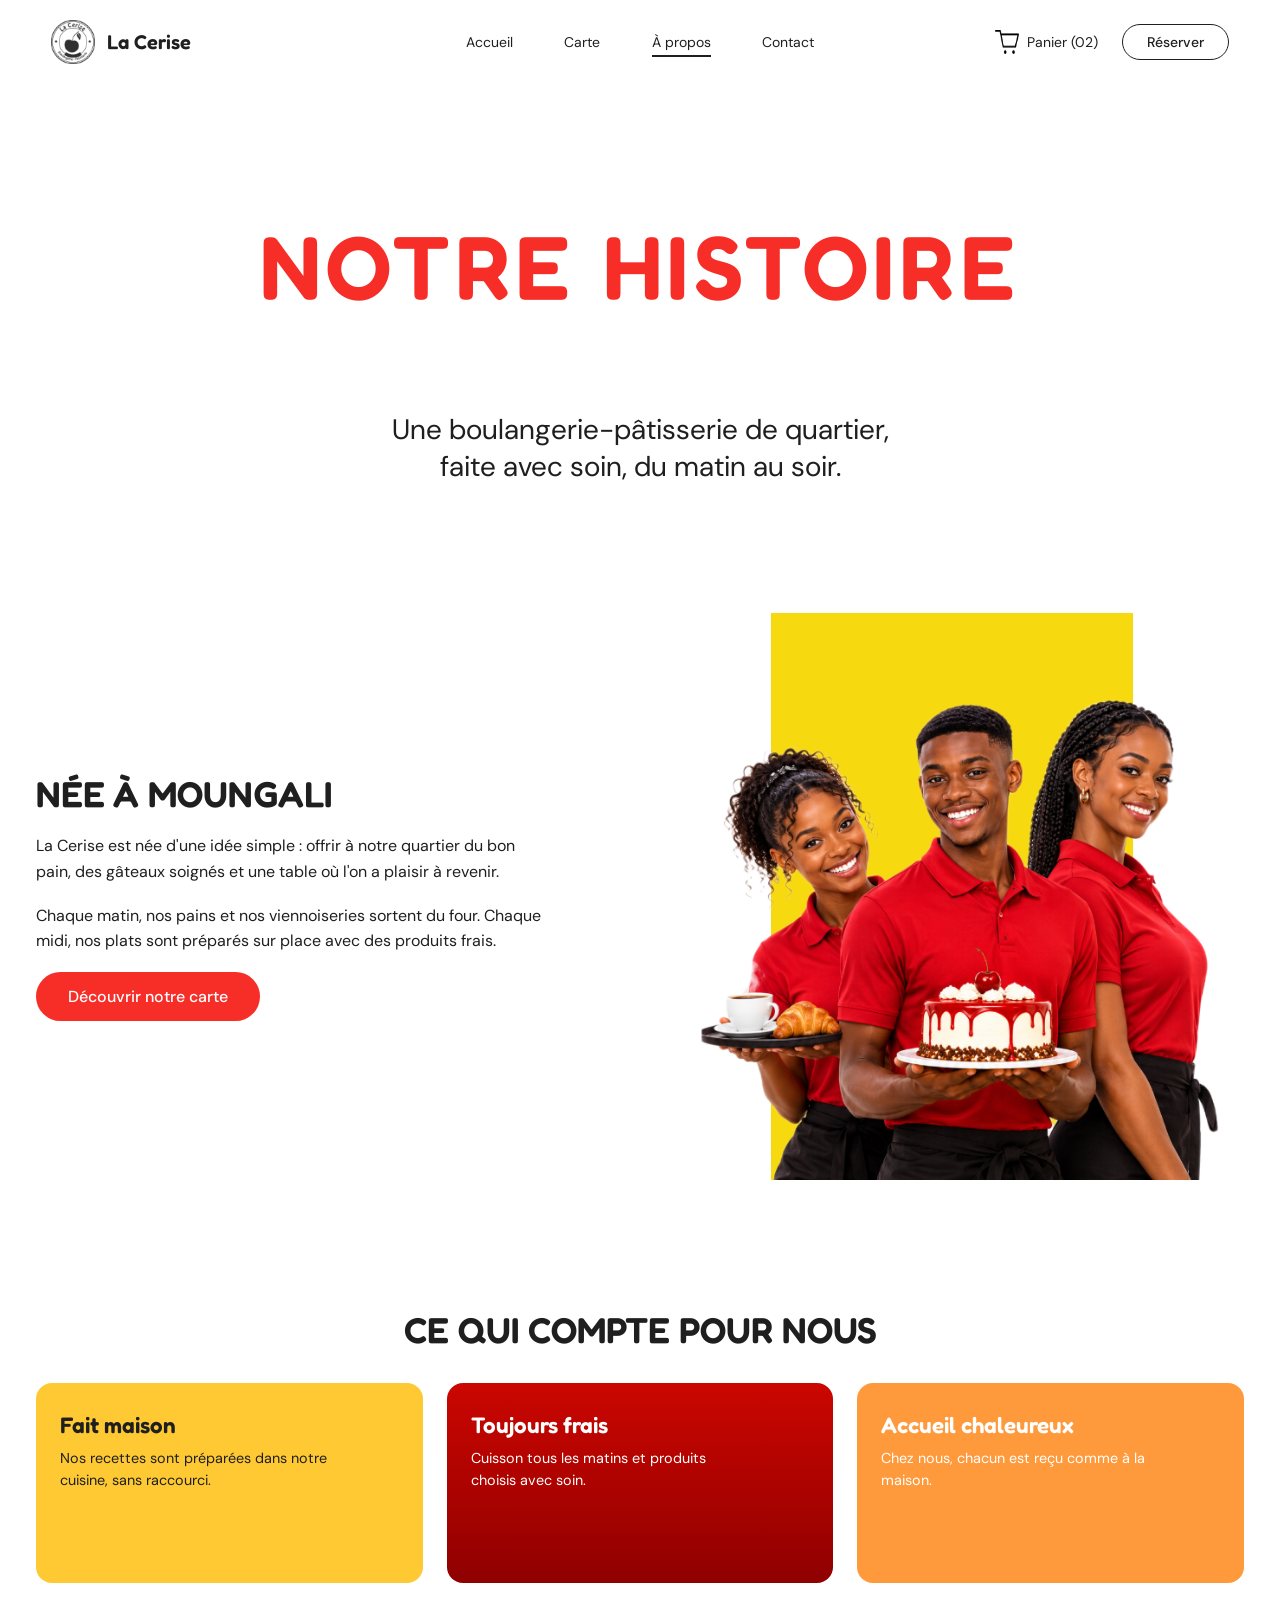
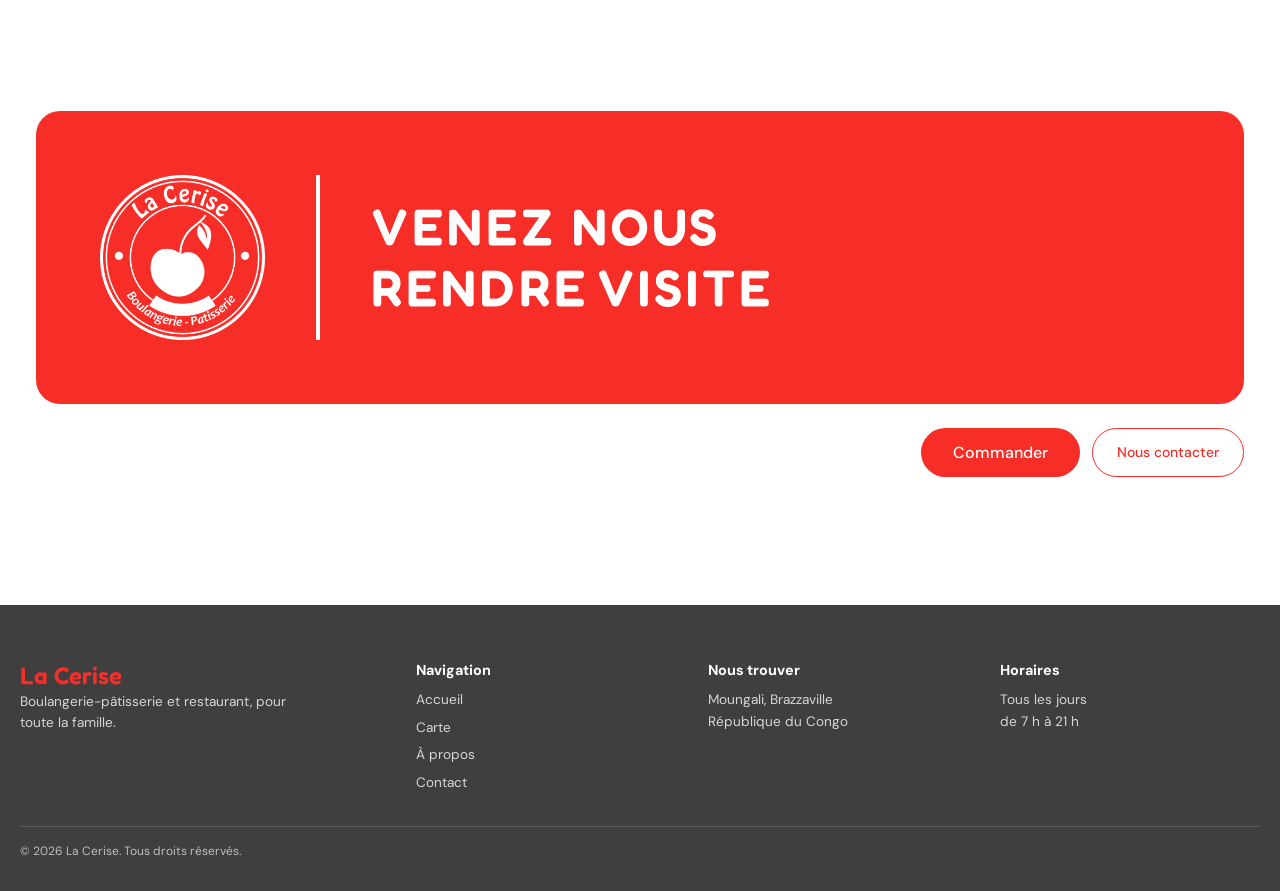
<file: src/pages/apropos.html>
<!DOCTYPE html>
<html lang="fr">
<head>
	<meta charset="UTF-8">
	<meta name="viewport" content="width=device-width, initial-scale=1.0">
	<title>À propos - La Cerise</title>
	<meta name="description" content="L'histoire de La Cerise, boulangerie-pâtisserie de quartier à Moungali, Brazzaville, faite avec soin du matin au soir.">
	<link rel="icon" type="image/png" href="../../favicon.png">
	<link rel="apple-touch-icon" href="../../favicon.png">
	<meta property="og:type" content="website">
	<meta property="og:site_name" content="La Cerise">
	<meta property="og:locale" content="fr_FR">
	<meta property="og:title" content="À propos - La Cerise">
	<meta property="og:description" content="L'histoire de La Cerise, boulangerie-pâtisserie de quartier à Moungali, Brazzaville, faite avec soin du matin au soir.">
	<meta property="og:image" content="../../assets/img.png">
	<meta property="og:url" content="./apropos.html">
	<meta name="twitter:card" content="summary_large_image">
	<meta name="twitter:title" content="À propos - La Cerise">
	<meta name="twitter:description" content="L'histoire de La Cerise, boulangerie-pâtisserie de quartier à Moungali, Brazzaville, faite avec soin du matin au soir.">
	<meta name="twitter:image" content="../../assets/img.png">
	<link rel="stylesheet" href="./styles/apropos.css">
</head>
<body>
    <header class="__header">
		<a class="__brand" href="../../index.html">
			<img class="__brand-logo" src="../../assets/logo.png" alt="Logo La Cerise, emblème">
			<span class="__brand-name">La Cerise</span>
		</a>
		<input type="checkbox" id="nav-toggle" class="__nav-toggle" aria-label="Ouvrir le menu">
		<label for="nav-toggle" class="__nav-toggle-label" aria-label="Ouvrir le menu">
			<span class="__nav-toggle-barre" aria-hidden="true"></span>
			<span class="__nav-toggle-barre" aria-hidden="true"></span>
			<span class="__nav-toggle-barre" aria-hidden="true"></span>
		</label>
		<nav class="__nav" aria-label="Navigation principale">
			<ul>
				<li><a href="../../index.html">Accueil</a></li>
				<li><a href="carte.html">Carte</a></li>
				<li><a href="./apropos.html" aria-current="page">À propos</a></li>
				<li><a href="./contact.html">Contact</a></li>
			</ul>
		</nav>
		<div class="__end_header">
			<a class="__panier" href="#" aria-label="Voir le panier">
				<img src="../../assets/panier.png" alt=""><span>Panier (02)</span>
			</a>
			<button type="button" class="btn-secondary" id="btn-reserved">Réserver</button>
		</div>
	</header>
	<main>
		<section class="__page-hero">
			<h1 class="__main-title __page-titre">Notre histoire</h1>
			<p class="__main-cta-text">Une boulangerie-pâtisserie de quartier,<br>faite avec soin, du matin au soir.</p>
		</section>

		<section class="__histoire">
			<div class="__histoire-texte">
				<h2>Née à Moungali</h2>
				<p>La Cerise est née d'une idée simple : offrir à notre quartier du bon pain, des gâteaux soignés et une table où l'on a plaisir à revenir.</p>
				<p>Chaque matin, nos pains et nos viennoiseries sortent du four. Chaque midi, nos plats sont préparés sur place avec des produits frais.</p>
				<a class="btn-primary" href="./carte.html">Découvrir notre carte</a>
			</div>
			<div class="__histoire-visuel">
				<img src="../../assets/equipe.png" alt="L'équipe de La Cerise portant un gâteau et un plateau">
			</div>
		</section>

		<section class="__valeurs" aria-labelledby="titre-valeurs">
			<h2 class="__section-title" id="titre-valeurs">Ce qui compte pour nous</h2>
			<div class="__valeurs-grille">
				<article class="__valeur __jaune"><h3>Fait maison</h3><p>Nos recettes sont préparées dans notre cuisine, sans raccourci.</p></article>
				<article class="__valeur __rouge"><h3>Toujours frais</h3><p>Cuisson tous les matins et produits choisis avec soin.</p></article>
				<article class="__valeur __orange"><h3>Accueil chaleureux</h3><p>Chez nous, chacun est reçu comme à la maison.</p></article>
			</div>
		</section>

		<section class="__marque" aria-label="Réserver ou commander">
			<div class="__marque-bloc">
				<img src="../../assets/logo_white.png" alt="Emblème La Cerise, boulangerie-pâtisserie">
				<p>Venez nous<br>rendre visite</p>
			</div>
			<div class="__marque-actions">
				<a class="btn-primary" href="./carte.html">Commander</a>
				<a class="btn-secondary __rouge-bord" href="./contact.html">Nous contacter</a>
			</div>
		</section>
	</main>

	<footer class="__pied">
		<div class="__pied-contenu">
			<div class="__pied-col"><strong>La Cerise</strong><p>Boulangerie-pâtisserie et restaurant, pour toute la famille.</p></div>
			<div class="__pied-col"><h3>Navigation</h3><ul><li><a href="../../index.html">Accueil</a></li><li><a href="./carte.html">Carte</a></li><li><a href="./apropos.html">À propos</a></li><li><a href="./contact.html">Contact</a></li></ul></div>
			<div class="__pied-col"><h3>Nous trouver</h3><p>Moungali, Brazzaville<br>République du Congo</p></div>
			<div class="__pied-col"><h3>Horaires</h3><p>Tous les jours<br>de 7 h à 21 h</p></div>
		</div>
		<p class="__pied-droits">© 2026 La Cerise. Tous droits réservés.</p>
	</footer>
</body>
</html>
</file>
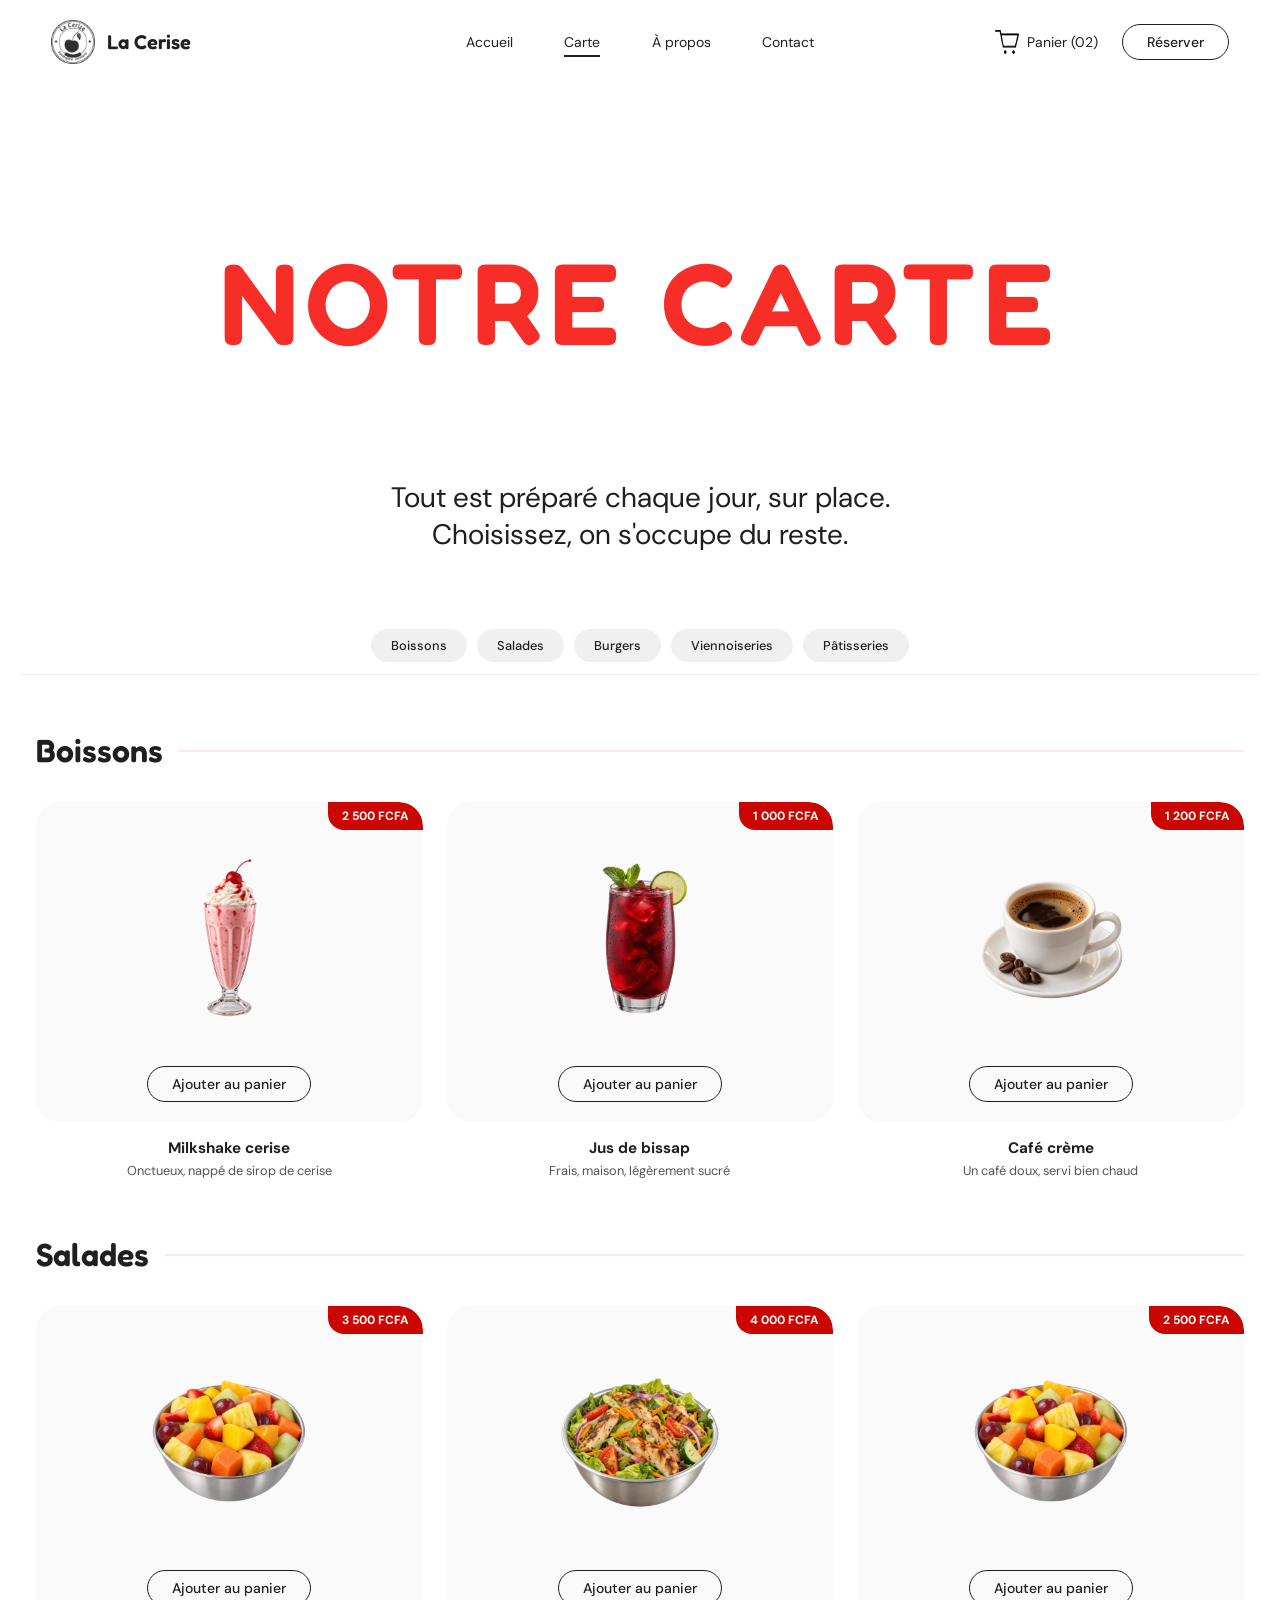
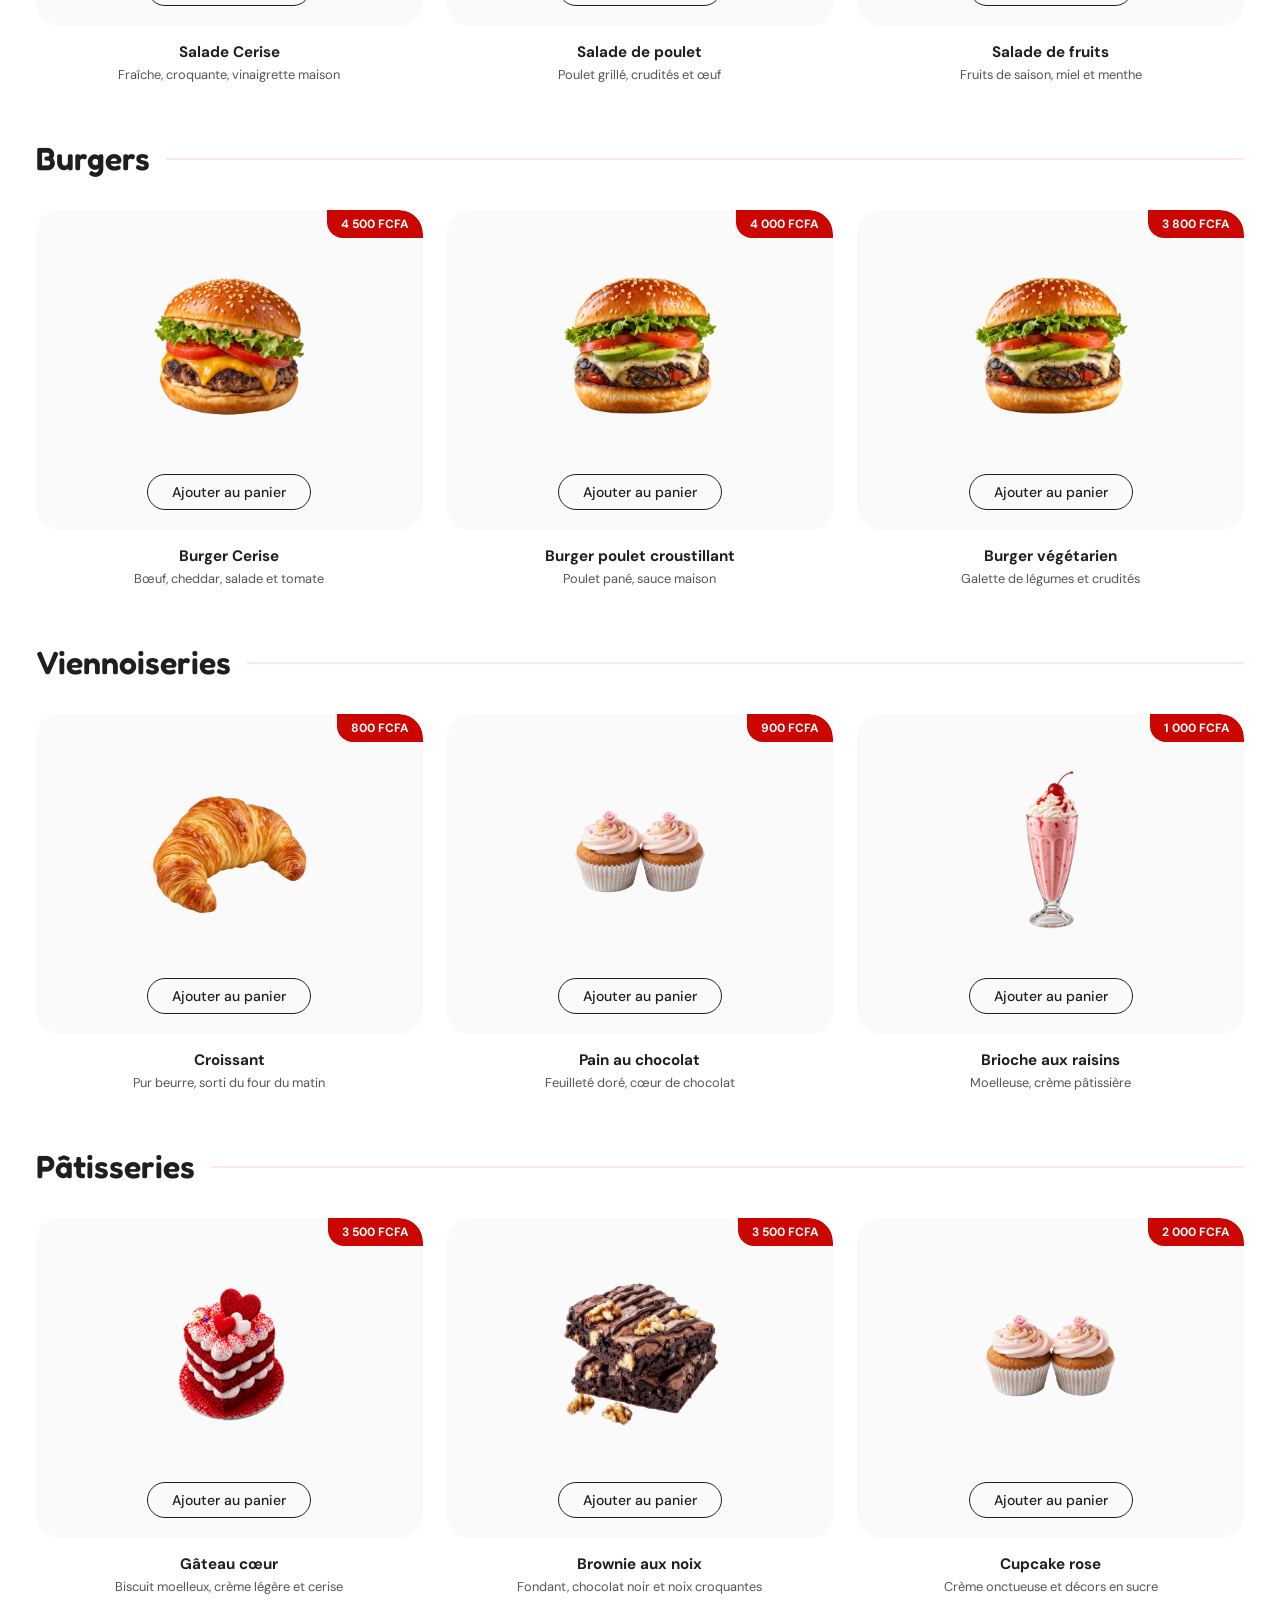
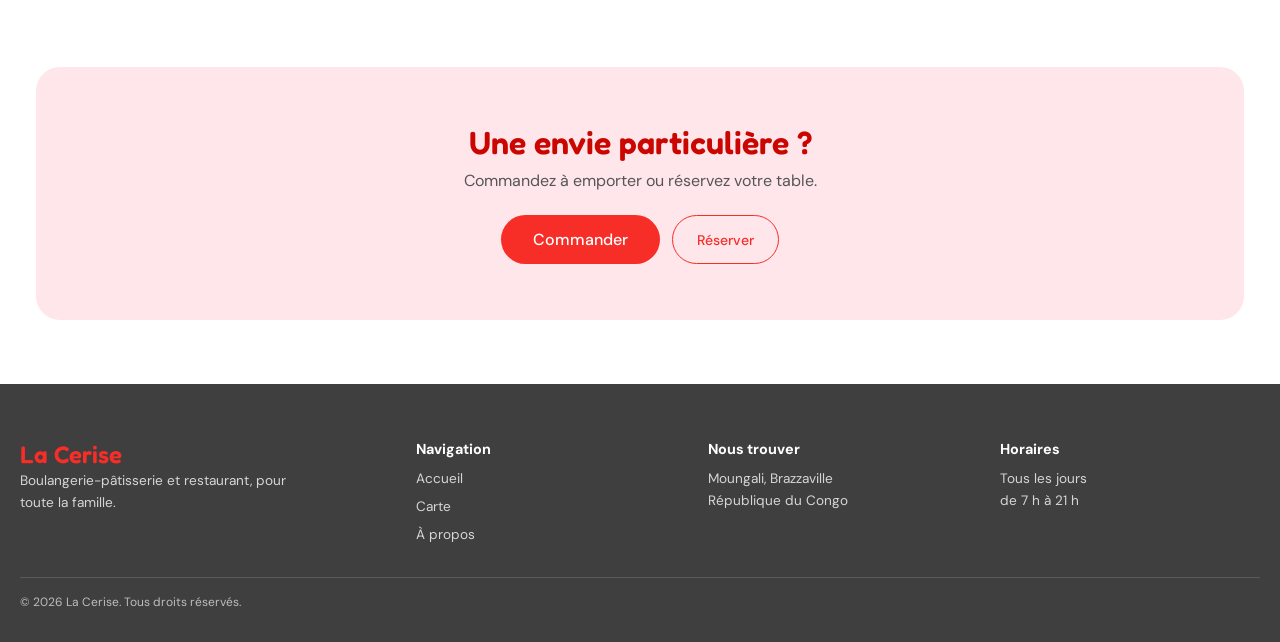
<file: src/pages/carte.html>
<!DOCTYPE html>
<html lang="fr">
<head>
	<meta charset="UTF-8">
	<meta name="viewport" content="width=device-width, initial-scale=1.0">
	<title>Carte - La Cerise</title>
	<meta name="description" content="Découvrez la carte de La Cerise : boissons, salades, burgers, viennoiseries et pâtisseries préparés chaque jour.">
	<link rel="icon" type="image/png" href="../../favicon.png">
	<link rel="apple-touch-icon" href="../../favicon.png">
	<meta property="og:type" content="website">
	<meta property="og:site_name" content="La Cerise">
	<meta property="og:locale" content="fr_FR">
	<meta property="og:title" content="Carte - La Cerise">
	<meta property="og:description" content="Découvrez la carte de La Cerise : boissons, salades, burgers, viennoiseries et pâtisseries préparés chaque jour.">
	<meta property="og:image" content="../../assets/img.png">
	<meta property="og:url" content="./carte.html">
	<meta name="twitter:card" content="summary_large_image">
	<meta name="twitter:title" content="Carte - La Cerise">
	<meta name="twitter:description" content="Découvrez la carte de La Cerise : boissons, salades, burgers, viennoiseries et pâtisseries préparés chaque jour.">
	<meta name="twitter:image" content="../../assets/img.png">
	<link rel="stylesheet" href="./styles/carte.css">
	<link rel="stylesheet" href="../themes/global.css">
</head>
<body>
	<header class="__header">
		<a class="__brand" href="../../index.html">
			<img class="__brand-logo" src="../../assets/logo.png" alt="Logo La Cerise, emblème">
			<span class="__brand-name">La Cerise</span>
		</a>
		<input type="checkbox" id="nav-toggle" class="__nav-toggle" aria-label="Ouvrir le menu">
		<label for="nav-toggle" class="__nav-toggle-label" aria-label="Ouvrir le menu">
			<span class="__nav-toggle-barre" aria-hidden="true"></span>
			<span class="__nav-toggle-barre" aria-hidden="true"></span>
			<span class="__nav-toggle-barre" aria-hidden="true"></span>
		</label>
		<nav class="__nav" aria-label="Navigation principale">
			<ul>
				<li><a href="../../index.html">Accueil</a></li>
				<li><a href="carte.html" aria-current="page">Carte</a></li>
				<li><a href="./apropos.html">À propos</a></li>
				<li><a href="./contact.html">Contact</a></li>
			</ul>
		</nav>
		<div class="__end_header">
			<a class="__panier" href="#" aria-label="Voir le panier">
				<img src="../../assets/panier.png" alt=""><span>Panier (02)</span>
			</a>
			<button type="button" class="btn-secondary" id="btn-reserved">Réserver</button>
		</div>
	</header>

	<main>
		<section class="__carte-hero">
			<h1 class="__main-title __carte-titre">Notre carte</h1>
			<p class="__main-cta-text">Tout est préparé chaque jour, sur place.<br>Choisissez, on s'occupe du reste.</p>
		</section>

		<nav class="__carte-nav" aria-label="Catégories de la carte">
			<ul><li><a href="#boissons">Boissons</a></li><li><a href="#salades">Salades</a></li><li><a href="#burgers">Burgers</a></li><li><a href="#viennoiseries">Viennoiseries</a></li><li><a href="#patisseries">Pâtisseries</a></li></ul>
		</nav>

		<section class="__categorie" id="boissons" aria-labelledby="titre-boissons">
			<h2 class="__categorie-titre" id="titre-boissons">Boissons</h2>
			<div class="__grille-plats">
				<article class="__plat">
					<div class="__plat-visuel">
						<span class="__prix">2 500 FCFA</span>
						<img src="../../assets/milkshake.png" alt="Milkshake cerise" loading="lazy">
						<button type="button" class="btn-secondary">Ajouter au panier</button>
					</div>
					<h3>Milkshake cerise</h3>
					<p>Onctueux, nappé de sirop de cerise</p>
				</article>
				<article class="__plat">
					<div class="__plat-visuel">
						<span class="__prix">1 000 FCFA</span>
						<img src="../../assets/bissap.png" alt="Jus de bissap" loading="lazy">
						<button type="button" class="btn-secondary">Ajouter au panier</button>
					</div>
					<h3>Jus de bissap</h3>
					<p>Frais, maison, légèrement sucré</p>
				</article>
				<article class="__plat">
					<div class="__plat-visuel">
						<span class="__prix">1 200 FCFA</span>
						<img src="../../assets/cafe.png" alt="Café crème" loading="lazy">
						<button type="button" class="btn-secondary">Ajouter au panier</button>
					</div>
					<h3>Café crème</h3>
					<p>Un café doux, servi bien chaud</p>
				</article>
			</div>
		</section>

		<section class="__categorie" id="salades" aria-labelledby="titre-salades">
			<h2 class="__categorie-titre" id="titre-salades">Salades</h2>
			<div class="__grille-plats">
				<article class="__plat">
					<div class="__plat-visuel">
						<span class="__prix">3 500 FCFA</span>
						<img src="../../assets/salade-fruits.png" alt="Salade Cerise" loading="lazy">
						<button type="button" class="btn-secondary">Ajouter au panier</button>
					</div>
					<h3>Salade Cerise</h3>
					<p>Fraîche, croquante, vinaigrette maison</p>
				</article>
				<article class="__plat">
					<div class="__plat-visuel">
						<span class="__prix">4 000 FCFA</span>
						<img src="../../assets/salade-poulet.png" alt="Salade de poulet" loading="lazy">
						<button type="button" class="btn-secondary">Ajouter au panier</button>
					</div>
					<h3>Salade de poulet</h3>
					<p>Poulet grillé, crudités et œuf</p>
				</article>
				<article class="__plat">
					<div class="__plat-visuel">
						<span class="__prix">2 500 FCFA</span>
						<img src="../../assets/salade-fruits.png" alt="Salade de fruits" loading="lazy">
						<button type="button" class="btn-secondary">Ajouter au panier</button>
					</div>
					<h3>Salade de fruits</h3>
					<p>Fruits de saison, miel et menthe</p>
				</article>
			</div>
		</section>

		<section class="__categorie" id="burgers" aria-labelledby="titre-burgers">
			<h2 class="__categorie-titre" id="titre-burgers">Burgers</h2>
			<div class="__grille-plats">
				<article class="__plat">
					<div class="__plat-visuel">
						<span class="__prix">4 500 FCFA</span>
						<img src="../../assets/burger.png" alt="Burger Cerise" loading="lazy">
						<button type="button" class="btn-secondary">Ajouter au panier</button>
					</div>
					<h3>Burger Cerise</h3>
					<p>Bœuf, cheddar, salade et tomate</p>
				</article>
				<article class="__plat">
					<div class="__plat-visuel">
						<span class="__prix">4 000 FCFA</span>
						<img src="../../assets/burger-vegetarien.png" alt="Burger poulet croustillant" loading="lazy">
						<button type="button" class="btn-secondary">Ajouter au panier</button>
					</div>
					<h3>Burger poulet croustillant</h3>
					<p>Poulet pané, sauce maison</p>
				</article>
				<article class="__plat">
					<div class="__plat-visuel">
						<span class="__prix">3 800 FCFA</span>
						<img src="../../assets/burger-vegetarien.png" alt="Burger végétarien" loading="lazy">
						<button type="button" class="btn-secondary">Ajouter au panier</button>
					</div>
					<h3>Burger végétarien</h3>
					<p>Galette de légumes et crudités</p>
				</article>
			</div>
		</section>

		<section class="__categorie" id="viennoiseries" aria-labelledby="titre-viennoiseries">
			<h2 class="__categorie-titre" id="titre-viennoiseries">Viennoiseries</h2>
			<div class="__grille-plats">
				<article class="__plat">
					<div class="__plat-visuel">
						<span class="__prix">800 FCFA</span>
						<img src="../../assets/croissant.png" alt="Croissant" loading="lazy">
						<button type="button" class="btn-secondary">Ajouter au panier</button>
					</div>
					<h3>Croissant</h3>
					<p>Pur beurre, sorti du four du matin</p>
				</article>
				<article class="__plat">
					<div class="__plat-visuel">
						<span class="__prix">900 FCFA</span>
						<img src="../../assets/cupcake.png" alt="Pain au chocolat" loading="lazy">
						<button type="button" class="btn-secondary">Ajouter au panier</button>
					</div>
					<h3>Pain au chocolat</h3>
					<p>Feuilleté doré, cœur de chocolat</p>
				</article>
				<article class="__plat">
					<div class="__plat-visuel">
						<span class="__prix">1 000 FCFA</span>
						<img src="../../assets/milkshake.png" alt="Brioche aux raisins" loading="lazy">
						<button type="button" class="btn-secondary">Ajouter au panier</button>
					</div>
					<h3>Brioche aux raisins</h3>
					<p>Moelleuse, crème pâtissière</p>
				</article>
			</div>
		</section>

		<section class="__categorie" id="patisseries" aria-labelledby="titre-patisseries">
			<h2 class="__categorie-titre" id="titre-patisseries">Pâtisseries</h2>
			<div class="__grille-plats">
				<article class="__plat">
					<div class="__plat-visuel">
						<span class="__prix">3 500 FCFA</span>
						<img src="../../assets/gateau-coeur.png" alt="Gâteau cœur" loading="lazy">
						<button type="button" class="btn-secondary">Ajouter au panier</button>
					</div>
					<h3>Gâteau cœur</h3>
					<p>Biscuit moelleux, crème légère et cerise</p>
				</article>
				<article class="__plat">
					<div class="__plat-visuel">
						<span class="__prix">3 500 FCFA</span>
						<img src="../../assets/brownie.png" alt="Brownie aux noix" loading="lazy">
						<button type="button" class="btn-secondary">Ajouter au panier</button>
					</div>
					<h3>Brownie aux noix</h3>
					<p>Fondant, chocolat noir et noix croquantes</p>
				</article>
				<article class="__plat">
					<div class="__plat-visuel">
						<span class="__prix">2 000 FCFA</span>
						<img src="../../assets/cupcake.png" alt="Cupcake rose" loading="lazy">
						<button type="button" class="btn-secondary">Ajouter au panier</button>
					</div>
					<h3>Cupcake rose</h3>
					<p>Crème onctueuse et décors en sucre</p>
				</article>
			</div>
		</section>

		<section class="__carte-fin">
			<h2>Une envie particulière ?</h2>
			<p>Commandez à emporter ou réservez votre table.</p>
			<div class="__marque-actions">
				<a class="btn-primary" href="#">Commander</a>
				<a class="btn-secondary __rouge-bord" href="#">Réserver</a>
			</div>
		</section>
	</main>

	<footer class="__pied" id="contact">
		<div class="__pied-contenu">
			<div class="__pied-col"><strong>La Cerise</strong><p>Boulangerie-pâtisserie et restaurant, pour toute la famille.</p></div>
			<div class="__pied-col"><h3>Navigation</h3><ul><li><a href="../../index.html">Accueil</a></li><li><a href="./carte.html">Carte</a></li><li><a href="../../index.html#apropos">À propos</a></li></ul></div>
			<div class="__pied-col"><h3>Nous trouver</h3><p>Moungali, Brazzaville<br>République du Congo</p></div>
			<div class="__pied-col"><h3>Horaires</h3><p>Tous les jours<br>de 7 h à 21 h</p></div>
		</div>
		<p class="__pied-droits">© 2026 La Cerise. Tous droits réservés.</p>
	</footer>
</body>
</html>
</file>
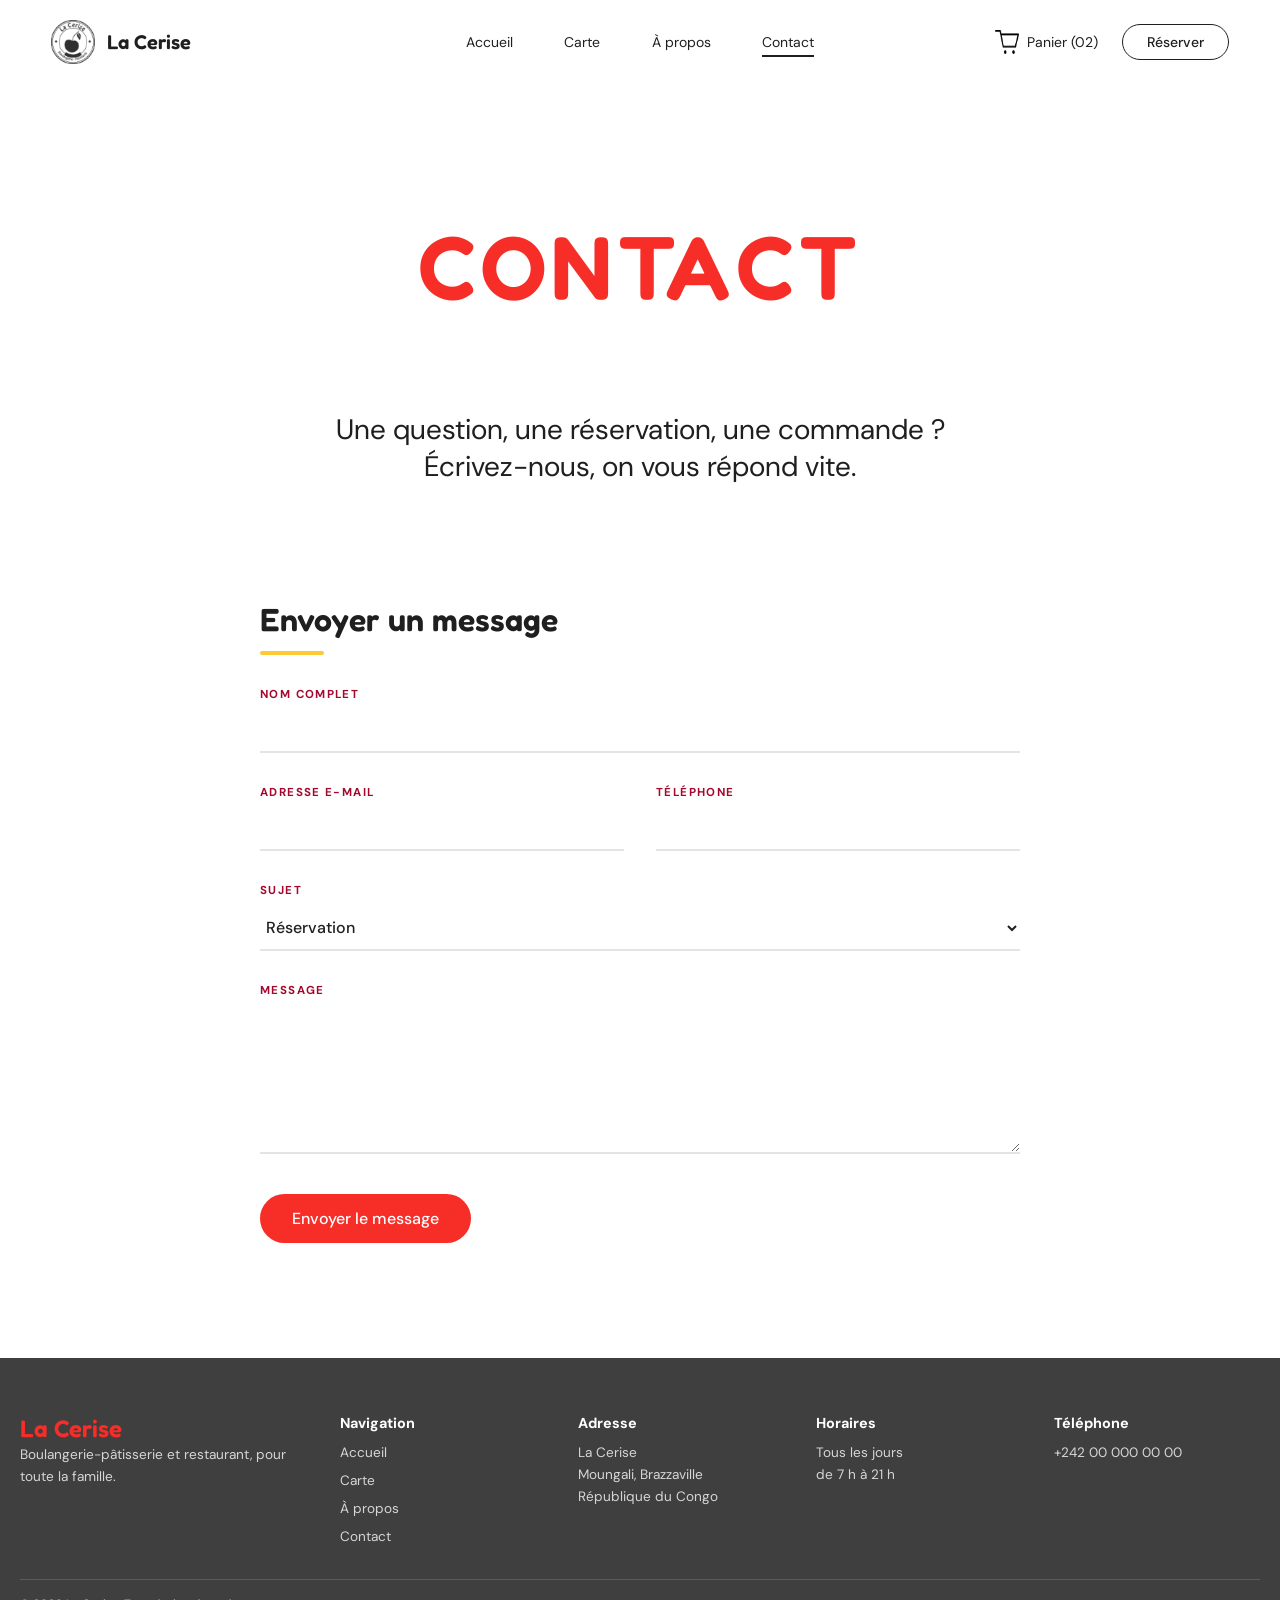
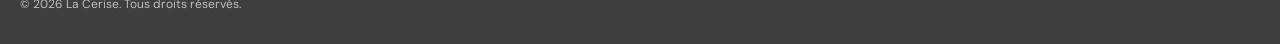
<file: src/pages/contact.html>
<!DOCTYPE html>
<html lang="fr">
<head>
	<meta charset="UTF-8">
	<meta name="viewport" content="width=device-width, initial-scale=1.0">
	<title>Contact - La Cerise</title>
	<meta name="description" content="Une question, une réservation ou une commande ? Contactez La Cerise à Moungali, Brazzaville.">
	<link rel="icon" type="image/png" href="../../favicon.png">
	<link rel="apple-touch-icon" href="../../favicon.png">
	<meta property="og:type" content="website">
	<meta property="og:site_name" content="La Cerise">
	<meta property="og:locale" content="fr_FR">
	<meta property="og:title" content="Contact - La Cerise">
	<meta property="og:description" content="Une question, une réservation ou une commande ? Contactez La Cerise à Moungali, Brazzaville.">
	<meta property="og:image" content="../../assets/img.png">
	<meta property="og:url" content="./contact.html">
	<meta name="twitter:card" content="summary_large_image">
	<meta name="twitter:title" content="Contact - La Cerise">
	<meta name="twitter:description" content="Une question, une réservation ou une commande ? Contactez La Cerise à Moungali, Brazzaville.">
	<meta name="twitter:image" content="../../assets/img.png">
	<link rel="stylesheet" href="./styles/contact.css">
</head>
<body>
    <header class="__header">
		<a class="__brand" href="../../index.html">
			<img class="__brand-logo" src="../../assets/logo.png" alt="Logo La Cerise, emblème">
			<span class="__brand-name">La Cerise</span>
		</a>
		<input type="checkbox" id="nav-toggle" class="__nav-toggle" aria-label="Ouvrir le menu">
		<label for="nav-toggle" class="__nav-toggle-label" aria-label="Ouvrir le menu">
			<span class="__nav-toggle-barre" aria-hidden="true"></span>
			<span class="__nav-toggle-barre" aria-hidden="true"></span>
			<span class="__nav-toggle-barre" aria-hidden="true"></span>
		</label>
		<nav class="__nav" aria-label="Navigation principale">
			<ul>
				<li><a href="../../index.html">Accueil</a></li>
				<li><a href="carte.html">Carte</a></li>
				<li><a href="./apropos.html">À propos</a></li>
				<li><a href="./contact.html" aria-current="page">Contact</a></li>
			</ul>
		</nav>
		<div class="__end_header">
			<a class="__panier" href="#" aria-label="Voir le panier">
				<img src="../../assets/panier.png" alt=""><span>Panier (02)</span>
			</a>
			<button type="button" class="btn-secondary" id="btn-reserved">Réserver</button>
		</div>
	</header>

	<main>
		<section class="__page-hero">
			<h1 class="__main-title __page-titre">Contact</h1>
			<p class="__main-cta-text">Une question, une réservation, une commande ?<br>Écrivez-nous, on vous répond vite.</p>
		</section>

		<section class="__contact">
			<form class="__formulaire" action="./succes.html" method="get">
				<h2>Envoyer un message</h2>
				<div class="__champ">
					<label for="nom">Nom complet</label>
					<input type="text" id="nom" name="nom" autocomplete="name" required>
				</div>
				<div class="__champs-duo">
					<div class="__champ">
						<label for="email">Adresse e-mail</label>
						<input type="email" id="email" name="email" autocomplete="email" required>
					</div>
					<div class="__champ">
						<label for="telephone">Téléphone</label>
						<input type="tel" id="telephone" name="telephone" autocomplete="tel">
					</div>
				</div>
				<div class="__champ">
					<label for="sujet">Sujet</label>
					<select id="sujet" name="sujet">
						<option>Réservation</option>
						<option>Commande</option>
						<option>Question</option>
						<option>Autre</option>
					</select>
				</div>
				<div class="__champ">
					<label for="message">Message</label>
					<textarea id="message" name="message" rows="6" required></textarea>
				</div>
				<button type="submit" class="btn-primary">Envoyer le message</button>
			</form>

		</section>
	</main>

	<footer class="__pied __pied-contact">
		<div class="__pied-contenu">
			<div class="__pied-col"><strong>La Cerise</strong><p>Boulangerie-pâtisserie et restaurant, pour toute la famille.</p></div>
			<div class="__pied-col"><h3>Navigation</h3><ul><li><a href="../../index.html">Accueil</a></li><li><a href="./carte.html">Carte</a></li><li><a href="./apropos.html">À propos</a></li><li><a href="./contact.html">Contact</a></li></ul></div>
			<div class="__pied-col"><h3>Adresse</h3><p>La Cerise<br>Moungali, Brazzaville<br>République du Congo</p></div>
			<div class="__pied-col"><h3>Horaires</h3><p>Tous les jours<br>de 7 h à 21 h</p></div>
			<div class="__pied-col"><h3>Téléphone</h3><p><a href="tel:+24200000000">+242 00 000 00 00</a></p></div>
		</div>
		<p class="__pied-droits">© 2026 La Cerise. Tous droits réservés.</p>
	</footer>
</body>
</html>
</file>
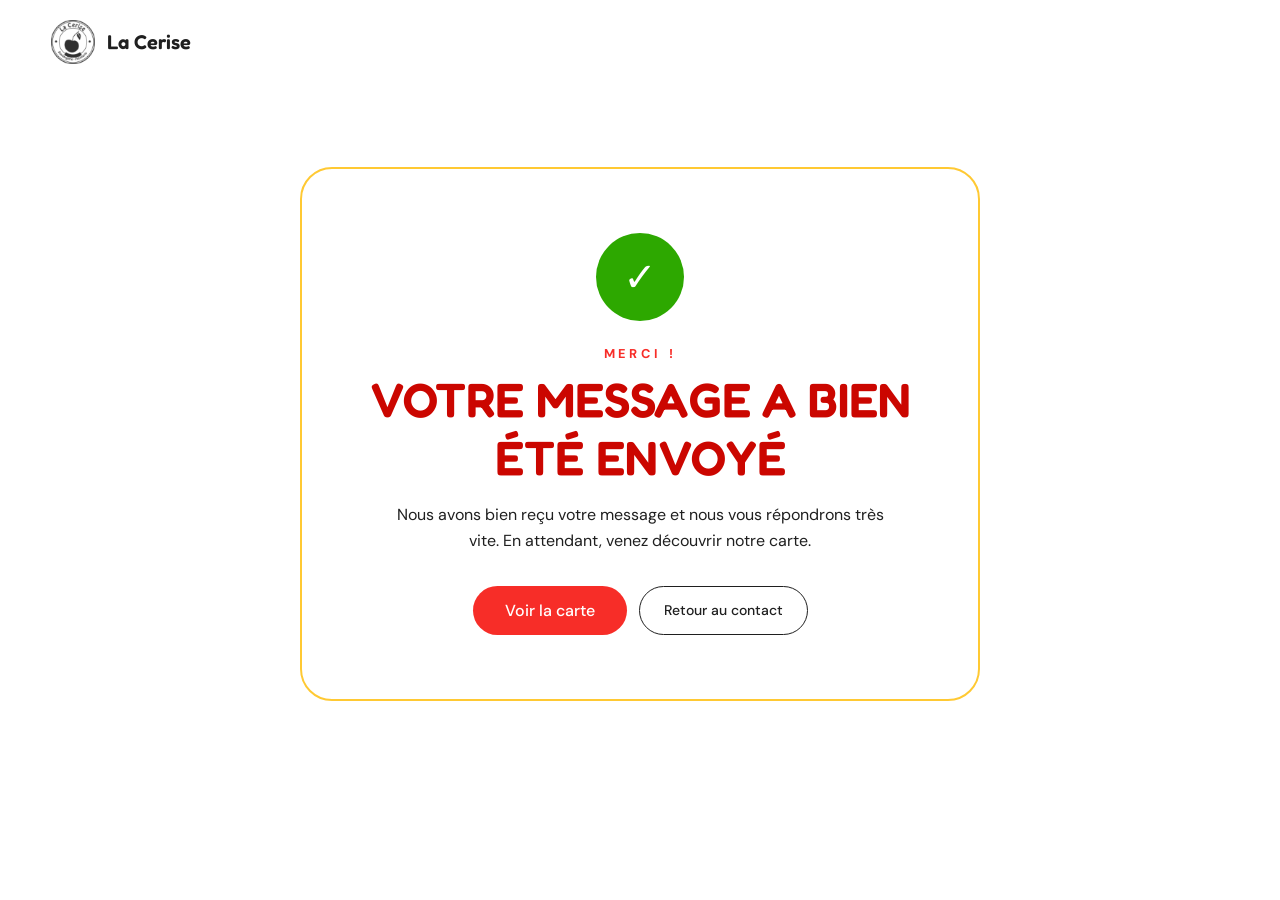
<file: src/pages/succes.html>
<!DOCTYPE html>
<html lang="fr">
<head>
	<meta charset="UTF-8">
	<meta name="viewport" content="width=device-width, initial-scale=1.0">
	<title>Message envoyé - La Cerise</title>
	<meta name="description" content="Votre message a bien été envoyé à La Cerise. Nous vous répondrons très vite.">
	<link rel="icon" type="image/png" href="../../favicon.png">
	<link rel="apple-touch-icon" href="../../favicon.png">
	<meta property="og:type" content="website">
	<meta property="og:site_name" content="La Cerise">
	<meta property="og:locale" content="fr_FR">
	<meta property="og:title" content="Message envoyé - La Cerise">
	<meta property="og:description" content="Votre message a bien été envoyé à La Cerise. Nous vous répondrons très vite.">
	<meta property="og:image" content="../../assets/img.png">
	<meta property="og:url" content="./succes.html">
	<meta name="twitter:card" content="summary_large_image">
	<meta name="twitter:title" content="Message envoyé - La Cerise">
	<meta name="twitter:description" content="Votre message a bien été envoyé à La Cerise. Nous vous répondrons très vite.">
	<meta name="twitter:image" content="../../assets/img.png">
	<link rel="stylesheet" href="./styles/succes.css">
</head>
<body>
	<header class="__header">
		<a class="__brand" href="../../index.html">
			<img class="__brand-logo" src="../../assets/logo.png" alt="Logo La Cerise, emblème">
			<span class="__brand-name">La Cerise</span>
		</a>
	</header>

	<main class="__succes">
		<div class="__succes-carte">
			<span class="__succes-icone" aria-hidden="true">✓</span>
			<p class="__succes-code">Merci !</p>
			<h1>Votre message a bien été envoyé</h1>
			<p class="__succes-message">Nous avons bien reçu votre message et nous vous répondrons très vite. En attendant, venez découvrir notre carte.</p>
			<div class="__succes-actions">
				<a class="btn-primary" href="./carte.html">Voir la carte</a>
				<a class="btn-secondary" href="./contact.html">Retour au contact</a>
			</div>
		</div>
	</main>
</body>
</html>
</file>
<file: src/pages/styles/apropos.css>
/* ---------- apropos.css ---------- */
@import url('../../themes/global.css');

.__page-hero { display: flex; flex-direction: column; align-items: center; text-align: center; padding: clamp(24px, 5vw, 64px) 16px clamp(16px, 3vw, 32px); }
.__page-titre { font-size: clamp(2.5rem, 7vw, 6rem); }

/* Histoire */
.__histoire { display: grid; grid-template-columns: 1fr 1fr; align-items: center; gap: 40px; width: min(100% - 32px, 1240px); margin-inline: auto; padding-block: clamp(32px, 5vw, 72px); }
.__histoire-texte { display: flex; flex-direction: column; align-items: flex-start; gap: 18px; }
.__histoire-texte h2 { font-size: clamp(1.5rem, 3vw, 2.25rem); text-transform: uppercase; }
.__histoire-texte p { max-width: 46ch; line-height: 1.6; }
.__histoire-visuel { display: flex; justify-content: center; background: linear-gradient(#F7D90F, #F7D90F) center / 62% 100% no-repeat; }
.__histoire-visuel img { width: 100%; max-width: 560px; }

/* Valeurs */
.__valeurs { width: min(100% - 32px, 1240px); margin-inline: auto; padding-block: clamp(32px, 5vw, 64px); }
.__valeurs-grille { display: grid; grid-template-columns: repeat(3, 1fr); gap: 24px; }
.__valeur { display: flex; flex-direction: column; gap: 10px; min-height: 200px; padding: 28px 24px; border-radius: 16px; color: var(--encre); }
.__valeur h3 { font-size: 1.4rem; }
.__valeur p { font-size: .9rem; line-height: 1.5; max-width: 28ch; }
.__jaune { background: var(--beurre); }
.__orange { background: #FF9A3C; color: #fff; }
.__rouge { background: linear-gradient(180deg, var(--cerise), #8F0000); color: #fff; }

@media (max-width: 900px) {
    .__histoire { grid-template-columns: 1fr; }
    .__valeurs-grille { grid-template-columns: 1fr; }
}
</file>
<file: src/pages/styles/carte.css>
/* ---------- carte.css : page Carte ---------- */
@import url('../../themes/global.css');

/* Introduction */
.__carte-hero { display: flex; flex-direction: column; align-items: center; text-align: center; padding: clamp(24px, 5vw, 64px) 16px clamp(16px, 3vw, 32px); }
.__carte-titre { font-size: clamp(2.5rem, 7vw, 6rem); }

/* Navigation des catégories (collante, sans JS) */
.__carte-nav { position: sticky; top: 0; z-index: 5; background: rgba(255, 255, 255, .94); backdrop-filter: blur(6px); border-bottom: 1px solid #EEE; }
.__carte-nav ul { display: flex; justify-content: center; gap: 10px; padding: 12px 16px; overflow-x: auto; scrollbar-width: none; }
.__carte-nav a { display: block; padding: 8px 20px; border-radius: 999px; background: #F0F0F0; font: 500 .8rem var(--police-texte); white-space: nowrap; transition: background-color .2s, color .2s; }
.__carte-nav a:hover { background: var(--rose); }
.__carte-nav a:focus-visible { background: var(--cerise); color: #fff; }

/* Catégories */
.__categorie { width: min(100% - 32px, 1240px); margin-inline: auto; padding-block: clamp(32px, 5vw, 56px) 0; scroll-margin-top: 72px; }
.__categorie-titre { display: flex; align-items: center; gap: 16px; margin-bottom: clamp(20px, 3vw, 32px); font-size: clamp(1.4rem, 3vw, 2rem); }
.__categorie-titre::after { content: ""; flex: 1; height: 2px; background: var(--rose); }

/* Conclusion */
.__carte-fin { display: flex; flex-direction: column; align-items: center; gap: 8px; margin: clamp(40px, 6vw, 72px) auto 0; padding: clamp(32px, 5vw, 56px) 16px; width: min(100% - 32px, 1240px); text-align: center; background: var(--rose); border-radius: 24px; }
.__carte-fin h2 { font-size: clamp(1.4rem, 3vw, 2rem); color: var(--cerise); }
.__carte-fin p { color: #555; }
.__carte-fin .__marque-actions { justify-content: center; margin-top: 16px; }
</file>
<file: src/themes/global.css>
/* ---------- global.css ---------- */
@import url('./base.css');

html { scroll-behavior: smooth; }
*, *::before, *::after { box-sizing: border-box; }
body { margin: 0; }
section, main { margin: 0 20px; }
img { max-width: 100%; display: block; }
a { color: inherit; text-decoration: none; }
ul { list-style: none; margin: 0; padding: 0; }
h2, h3, p, figure, blockquote { margin: 0; }
:where(a, button):focus-visible { outline: 3px solid var(--beurre); outline-offset: 3px; }

/* Boutons */
.btn-primary, .btn-secondary, .__pilule {
    display: inline-flex; align-items: center; justify-content: center;
    font: 500 1rem var(--police-texte); border-radius: 999px; cursor: pointer;
    transition: background-color .2s, color .2s, transform .2s;
}
.btn-primary { background: var(--cerise-red); color: #fff; border: 0; padding: 14px 32px; }
.btn-primary:hover { background: var(--cerise); }
.btn-primary:active { transform: scale(.98); }
.btn-secondary { background: transparent; color: var(--encre); border: 1px solid var(--encre); padding: 8px 24px; font-size: .875rem; }
.btn-secondary:hover { background: var(--encre); color: #fff; }
.__pilule { background: #fff; color: var(--encre); padding: 8px 22px; font-size: .8rem; }

/* En-tête */
.__header { display: grid; grid-template-columns: 1fr auto 1fr; align-items: center; padding: 20px clamp(16px, 4vw, 56px); }
.__brand { display: flex; align-items: center; gap: 12px; }
.__brand-logo { width: 44px; height: 44px; object-fit: contain; }
.__brand-name { font: 600 1.25rem var(--police-titre); }
.__nav ul { display: flex; gap: clamp(20px, 4vw, 56px); font-size: .875rem; }
.__nav a { padding-bottom: 4px; border-bottom: 2px solid transparent; }
.__nav a:hover, .__nav a[aria-current="page"] { border-bottom-color: var(--encre); }
.__end_header { display: flex; align-items: center; justify-content: flex-end; gap: 24px; }
.__panier { display: flex; align-items: center; gap: 8px; font-size: .875rem; }
.__panier img { width: 24px; height: 24px; }

/* Menu hamburger : masqué par défaut, activé par responsive.css */
.__nav-toggle { position: absolute; width: 1px; height: 1px; opacity: 0; pointer-events: none; }
.__nav-toggle-label { display: none; }

/* Hero */
.__hero_section { display: flex; flex-direction: column; align-items: center; padding-top: clamp(24px, 5vw, 64px); overflow: hidden; }
.__cta_text { display: flex; flex-direction: column; align-items: center; text-align: center; padding-inline: 16px; }
.__main-title { font: 600 clamp(3rem, 9vw, 8rem)/1 var(--police-titre); letter-spacing: .06em; text-transform: uppercase; color: var(--cerise-red); }
.__main-cta-text { margin: clamp(16px, 2vw, 28px) 0 clamp(20px, 2.5vw, 32px); max-width: 40ch; font-size: clamp(1.125rem, 2.2vw, 2rem); line-height: 1.3; }
.__img-cta { --debord: clamp(48px, 7vw, 100px); position: relative; width: min(100% - 32px, 1180px); margin-top: clamp(0px, 1vw, 16px); display: flex; justify-content: center; }
.__img-cta::before { content: ""; position: absolute; inset: var(--debord) 0 0 0; background: #EEECEB; border-radius: 48px 48px 0 0; }
.__img-cta img { position: relative; width: min(88%, 920px); height: auto; }

/* Sections communes */
.__populaires, .__bannieres, .__avis, .__equipe, .__marque { width: min(100% - 32px, 1240px); margin-inline: auto; }
.__section-title { margin-bottom: clamp(20px, 3vw, 32px); text-align: center; text-transform: uppercase; font-size: clamp(1.5rem, 3vw, 2.25rem); }
.__populaires { padding-block: clamp(32px, 5vw, 64px); }

/* Filtres */
.__filtres { display: flex; align-items: center; justify-content: center; gap: 16px; margin-bottom: clamp(24px, 4vw, 40px); }
.__filtres-liste { display: flex; gap: 10px; overflow-x: auto; scrollbar-width: none; max-width: 100%; }
.__filtre { flex: none; font: 500 .75rem var(--police-texte); padding: 8px 20px; border: 0; border-radius: 999px; background: #F0F0F0; cursor: pointer; }
.__filtre:hover { background: var(--rose); }
.__filtre.is-active { background: var(--cerise); color: #fff; }
.__filtres-nav { display: flex; gap: 6px; }
.__fleche { display: grid; place-items: center; width: 28px; height: 28px; border-radius: 50%; border: 1px solid #CFCFCF; background: transparent; font-size: 1.1rem; line-height: 1; cursor: pointer; }
.__fleche:hover { background: var(--encre); color: #fff; }

/* Plats */
.__grille-plats { display: grid; grid-template-columns: repeat(3, 1fr); gap: 24px; }
.__plat { text-align: center; }
.__plat-visuel { position: relative; display: flex; flex-direction: column; align-items: center; justify-content: space-between; gap: 16px; padding: 56px 16px 20px; min-height: 320px; background: #FAFAFA; border-radius: 24px; overflow: hidden; }
.__plat-visuel img { width: min(60%, 220px); height: 160px; object-fit: contain; }
.__prix { position: absolute; top: 0; right: 0; background: var(--cerise); color: #fff; font: 700 .75rem var(--police-texte); padding: 6px 14px; border-radius: 0 24px 0 16px; }
.__plat h3 { margin-top: 16px; font: 700 .95rem var(--police-texte); }
.__plat p { margin-top: 4px; font-size: .8rem; color: #555; }

/* Bannières */
.__bannieres { display: grid; grid-template-columns: repeat(3, 1fr); align-items: end; gap: 24px; padding-block: clamp(32px, 5vw, 64px); }
.__bannieres-entete { grid-column: 1 / -1; text-align: center; }
.__bannieres-entete p { font-size: .85rem; color: #555; }
.__banniere { position: relative; display: flex; flex-direction: column; align-items: flex-start; gap: 10px; min-height: 340px; padding: 24px 24px 0; border-radius: 16px; color: var(--encre); overflow: hidden; }
.__banniere h3 { font-size: 1.4rem; }
.__banniere p { font-size: .8rem; max-width: 22ch; }
.__banniere img { width: 100%; margin-top: auto; object-fit: contain; max-height: 190px; }
.__jaune { background: var(--beurre); }
.__orange { background: #FF9A3C; color: #fff; }
.__rouge { background: linear-gradient(180deg, var(--cerise), #8F0000); color: #fff; min-height: 420px; text-align: left; }

/* Avis */
.__avis { padding-block: clamp(32px, 5vw, 64px); }
.__rouge-titre { color: var(--cerise-red); margin-bottom: 8px; }
.__avis-intro { text-align: center; font-size: .85rem; color: #555; max-width: 48ch; margin: 0 auto clamp(24px, 4vw, 40px); }
.__avis-piste { display: flex; gap: 20px; overflow-x: auto; scroll-snap-type: x mandatory; scrollbar-width: none; padding: 8px calc(50% - min(280px, 40%)); }
.__avis-piste::-webkit-scrollbar { display: none; }
.__avis-carte { flex: 0 0 min(560px, 80%); scroll-snap-align: center; padding: 24px; background: #FCFCFC; border: 1px solid #EEE; border-radius: 16px; display: flex; flex-direction: column; gap: 14px; }
.__etoiles { color: var(--beurre); letter-spacing: .15em; }
.__avis-carte blockquote { font-size: .9rem; line-height: 1.5; }
.__avis-carte figcaption { display: flex; align-items: center; gap: 10px; font-size: .8rem; }
.__avis-carte small { display: block; color: #777; font-size: .7rem; }
.__initiales { display: grid; place-items: center; width: 36px; height: 36px; border-radius: 50%; background: var(--rose); color: var(--cerise); font: 700 .7rem var(--police-texte); }
.__points { display: flex; justify-content: center; gap: 8px; margin-top: 20px; }
.__points a { width: 8px; height: 8px; border-radius: 99px; background: var(--rose); transition: width .2s, background-color .2s; }
.__points a:hover { background: var(--grenat); }
.__avis:not(:has(:target)) .__points a:nth-child(1),
.__avis:has(#avis-1:target) .__points a:nth-child(1),
.__avis:has(#avis-2:target) .__points a:nth-child(2),
.__avis:has(#avis-3:target) .__points a:nth-child(3) { width: 28px; background: var(--cerise); }

/* Équipe */
.__equipe { display: grid; grid-template-columns: 1fr 1fr; align-items: center; gap: 40px; padding-block: clamp(32px, 5vw, 72px); }
.__equipe-texte { display: flex; flex-direction: column; align-items: flex-start; gap: 20px; }
.__equipe-texte h2 { font-size: clamp(1.5rem, 3vw, 2.25rem); text-transform: uppercase; }
.__equipe-texte p { max-width: 46ch; line-height: 1.6; }
.__equipe-visuel { display: flex; justify-content: center; background: linear-gradient(#F7D90F, #F7D90F) center / 62% 100% no-repeat; }
.__equipe-visuel img { width: 100%; max-width: 560px; }

/* Bandeau marque */
.__marque { padding-block: clamp(32px, 5vw, 64px); }
.__marque-bloc { display: flex; align-items: center; gap: clamp(20px, 4vw, 56px); padding: clamp(24px, 5vw, 64px); background: var(--cerise-red); border-radius: 24px; color: #fff; }
.__marque-bloc img { width: clamp(100px, 18vw, 220px); padding-right: clamp(20px, 4vw, 56px); border-right: 4px solid #fff; }
.__marque-bloc p { font: 600 clamp(1.5rem, 4vw, 3.2rem)/1.2 var(--police-titre); letter-spacing: .08em; text-transform: uppercase; }
.__marque-actions { display: flex; justify-content: flex-end; gap: 12px; margin-top: 24px; }
.__rouge-bord { color: var(--cerise-red); border-color: var(--cerise-red); }
.__rouge-bord:hover { background: var(--cerise-red); color: #fff; }

/* Pied de page */
.__pied { margin-top: clamp(32px, 5vw, 64px); background: #3F3F3F; color: #fff; }
.__pied-contenu { display: grid; grid-template-columns: 1.4fr 1fr 1fr 1fr; gap: 32px; width: min(100% - 32px, 1240px); margin-inline: auto; padding-block: 56px 32px; font-size: .85rem; line-height: 1.6; }
.__pied strong { font: 600 1.5rem var(--police-titre); color: var(--cerise-red); }
.__pied h3 { margin-bottom: 10px; font: 700 .9rem var(--police-texte); }
.__pied-col p { color: #D6D6D6; max-width: 32ch; }
.__pied li + li { margin-top: 6px; }
.__pied a { color: #D6D6D6; }
.__pied a:hover { color: #fff; text-decoration: underline; }
.__pied-droits { width: min(100% - 32px, 1240px); margin: 0 auto; padding-block: 16px 32px; border-top: 1px solid #5A5A5A; font-size: .75rem; color: #BDBDBD; }
.__pied-photo { height: 140px; background: var(--beurre) url('../../assets/brioches.png') center / cover no-repeat; }

/* Bannière rouge : cerise dessinée en CSS */
.__rouge { justify-content: flex-start; }
.__cerise-deco { position: relative; align-self: center; width: 84px; height: 84px; margin: auto 0 28px; border-radius: 50%; background: radial-gradient(circle at 32% 30%, #FFD3D8 0 8%, var(--rose) 9% 100%); box-shadow: 70px 18px 0 -8px var(--rose); transform: translateX(-35px); }
.__cerise-deco::before { content: ""; position: absolute; left: 36px; bottom: 62px; width: 70px; height: 56px; border: 4px solid var(--feuille); border-bottom: 0; border-left: 0; border-radius: 0 80px 0 0; transform: rotate(-12deg); }
.__cerise-deco::after { content: ""; position: absolute; left: 100px; bottom: 100px; width: 38px; height: 20px; background: var(--feuille); border-radius: 0 100% 0 100%; transform: rotate(-10deg); }

/* Adaptatif */
@media (max-width: 900px) {
    .__header { grid-template-columns: 1fr auto; row-gap: 12px; }
    .__nav { grid-column: 1 / -1; grid-row: 2; }
    .__nav ul { justify-content: center; }
    .__grille-plats, .__bannieres { grid-template-columns: repeat(2, 1fr); }
    .__equipe { grid-template-columns: 1fr; }
    .__pied-contenu { grid-template-columns: 1fr 1fr; }
}
@media (max-width: 560px) {
    .__panier span { display: none; }
    .__img-cta::before { border-radius: 28px 28px 0 0; }
    .__grille-plats, .__bannieres { grid-template-columns: 1fr; }
    .__marque-bloc { flex-direction: column; text-align: center; }
    .__marque-bloc img { border-right: 0; padding-right: 0; }
    .__marque-actions { justify-content: center; }
    .__pied-contenu { grid-template-columns: 1fr; }
}
</file>
<file: src/pages/styles/contact.css>
/* ---------- contact.css ---------- */
@import url('../../themes/global.css');

.__page-hero { display: flex; flex-direction: column; align-items: center; text-align: center; padding: clamp(24px, 5vw, 64px) 16px clamp(16px, 3vw, 32px); }
.__page-titre { font-size: clamp(2.5rem, 7vw, 6rem); }

.__contact { width: min(100% - 32px, 760px); margin-inline: auto; padding-block: clamp(24px, 4vw, 56px); }

/* Formulaire sans fond */
.__formulaire { display: flex; flex-direction: column; gap: clamp(20px, 3vw, 32px); padding: 0; background: transparent; }
.__formulaire h2 { font-size: clamp(1.4rem, 3vw, 2rem); }
.__formulaire h2::after { content: ""; display: block; width: 64px; height: 4px; margin-top: 12px; border-radius: 999px; background: var(--beurre); }
.__champs-duo { display: grid; grid-template-columns: 1fr 1fr; gap: clamp(16px, 3vw, 32px); }
.__champ { display: flex; flex-direction: column; gap: 8px; }
.__champ label { font: 700 .72rem var(--police-texte); letter-spacing: .12em; text-transform: uppercase; color: var(--grenat); }
.__champ input, .__champ select, .__champ textarea { width: 100%; padding: 10px 2px; font: 500 1rem var(--police-texte); color: var(--encre); background: transparent; border: 0; border-bottom: 2px solid #E4E4E4; border-radius: 0; transition: border-color .2s; }
.__champ select { cursor: pointer; }
.__champ textarea { resize: vertical; min-height: 120px; }
.__champ input:hover, .__champ select:hover, .__champ textarea:hover { border-bottom-color: var(--beurre); }
.__champ input:focus, .__champ select:focus, .__champ textarea:focus { outline: none; border-bottom-color: var(--cerise); }
.__champ input:user-invalid, .__champ textarea:user-invalid { border-bottom-color: var(--cerise-red); }
.__formulaire .btn-primary { align-self: flex-start; margin-top: 8px; }

/* Pied de page contact : adresse, horaires, téléphone */
.__pied-contact .__pied-contenu { grid-template-columns: 1.4fr 1fr 1fr 1fr 1fr; }

@media (max-width: 900px) { .__pied-contact .__pied-contenu { grid-template-columns: 1fr 1fr; } }
@media (max-width: 560px) { .__champs-duo { grid-template-columns: 1fr; } .__formulaire .btn-primary { align-self: stretch; } .__pied-contact .__pied-contenu { grid-template-columns: 1fr; } }
</file>
<file: src/pages/styles/succes.css>
/* ---------- succes.css ---------- */
@import url('../../themes/global.css');

.__succes { display: grid; place-items: center; min-height: calc(100vh - 200px); padding: clamp(32px, 6vw, 80px) 16px; }

.__succes-carte { position: relative; width: min(100%, 680px); text-align: center; padding: clamp(32px, 6vw, 64px); border: 2px solid var(--beurre); border-radius: 32px; background: transparent; }

.__succes-icone { display: grid; place-items: center; width: 88px; height: 88px; margin: 0 auto 24px; border-radius: 50%; background: var(--feuille); color: #fff; font-size: 2.5rem; font-weight: 700; }

.__succes-code { font: 700 .8rem var(--police-texte); letter-spacing: .3em; text-transform: uppercase; color: var(--cerise-red); }

.__succes-carte h1 { margin: 8px 0 16px; font-size: clamp(1.8rem, 4vw, 3rem); text-transform: uppercase; color: var(--cerise); }

.__succes-message { max-width: 46ch; margin: 0 auto 32px; line-height: 1.6; }

.__succes-actions { display: flex; flex-wrap: wrap; justify-content: center; gap: 12px; }

@media (max-width: 560px) {
	.__succes-actions { flex-direction: column; }
	.__succes-actions .btn-primary, .__succes-actions .btn-secondary { width: 100%; }
}
</file>
